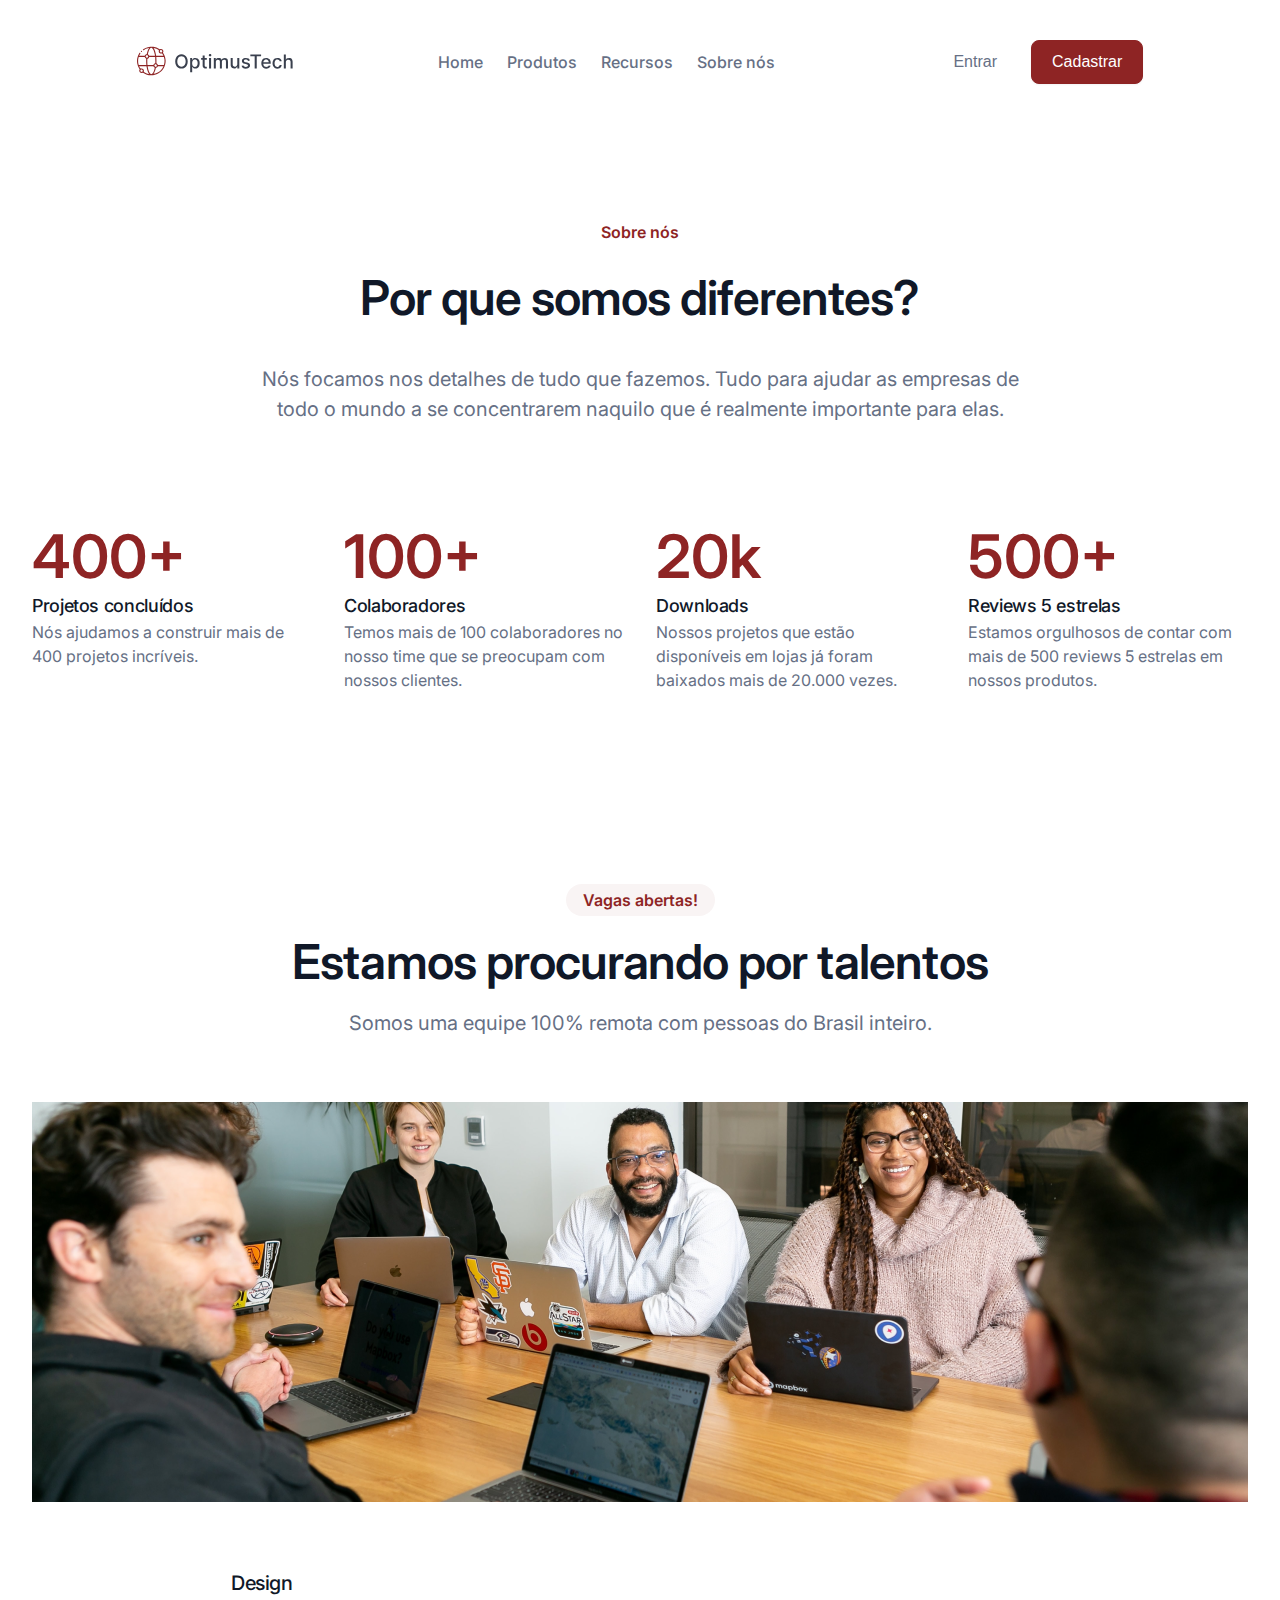
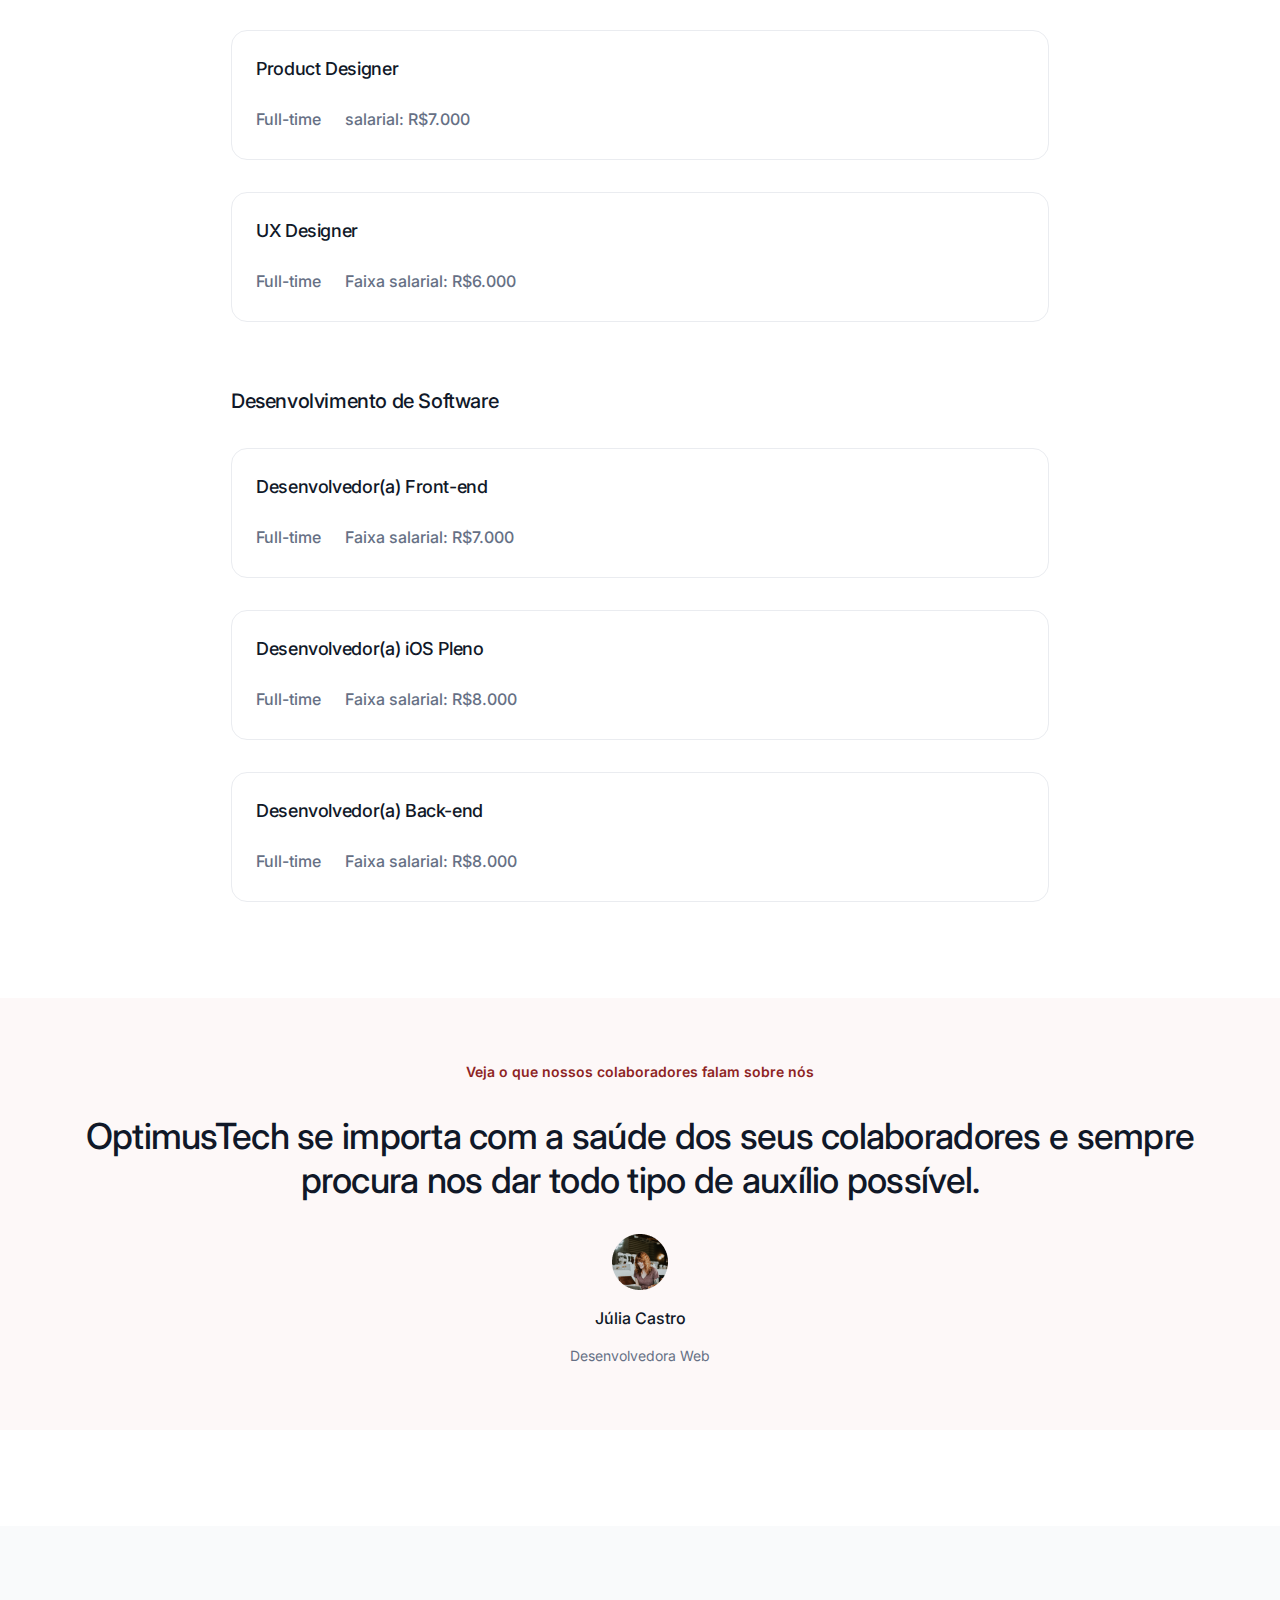
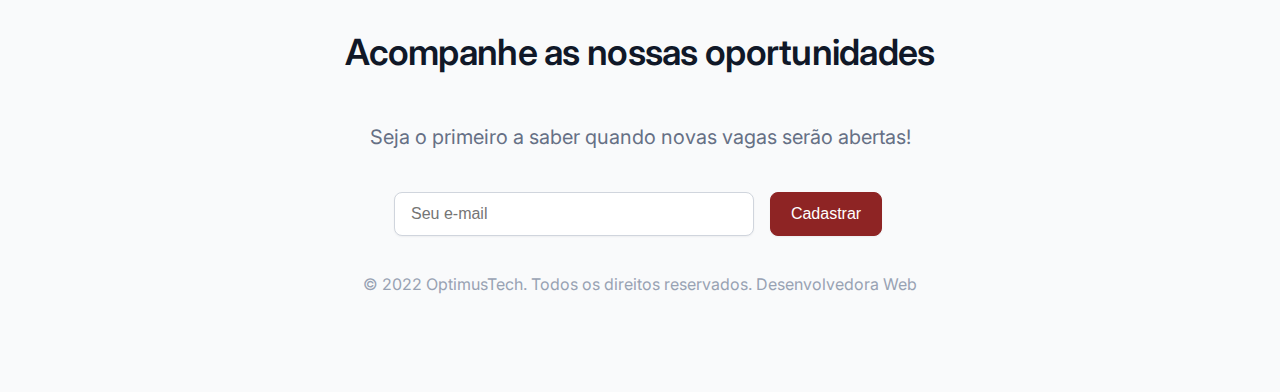
<file: html-css-7days/index.html>
<!DOCTYPE html>
<html lang="pt-br">

<head>
    <meta charset="UTF-8">
    <meta http-equiv="X-UA-Compatible" content="IE=edge">
    <meta name="viewport" content="width=device-width, initial-scale=1.0">

    <link rel="stylesheet" href="assets/css/base/style.css">
    <link rel="stylesheet" href="assets/css/components/botao.css">
    <link rel="stylesheet" href="assets/css/components/cabecalho.css">
    <link rel="stylesheet" href="assets/css/components/sobre.css">
    <link rel="stylesheet" href="assets/css/components/metrica.css">
    <link rel="stylesheet" href="assets/css/components/vagas.css">
    <link rel="stylesheet" href="assets/css/components/depoimentos.css">
    <link rel="stylesheet" href="assets/css/components/rodape.css">

    <!-- Projeto 7 Days of Code -->
    <link rel="shortcut icon" href="assets/icon/icon-logo.svg" type="image/x-icon">
    <title>OptimusTech</title>
</head>

<body>
    <header>
        <div class="cabecalho container">
            <h1>
                <a href="#">
                    <img src="assets/icon/logo-page-header.svg" alt="Logo da OptimusTech" class="cabecalho__imagem">
                </a>
            </h1>

            <nav class="cabecalho__menu-nav">
                <ul class="cabecalho__menu-lista">
                    <li class="cabecalho__menu-item">
                        <a href="#" class="cabecalho__menu--link">Home</a>
                    </li>
                    <li class="cabecalho__menu-item">
                        <a href="#" class="cabecalho__menu--link">Produtos</a>
                    </li>
                    <li class="cabecalho__menu-item">
                        <a href="#" class="cabecalho__menu--link">Recursos</a>
                    </li>
                    <li class="cabecalho__menu-item">
                        <a href="#" class="cabecalho__menu--link">Sobre nós</a>
                    </li>
                </ul>
            </nav>

            <div class="cabecalho__botao">
                <button class="botao botao--alternativo">Entrar</button>
                <button class="botao">Cadastrar</button>
            </div>
        </div>

    </header>
    <main>
        <section class="sobre container">
            <span class="titulo__sub-titulo">Sobre nós</span>
            <div>
                <h2 class="titulo__destaque">Por que somos diferentes?</h2>
            </div>
            <p class="sobre__texto texto">
                Nós focamos nos detalhes de tudo que fazemos. Tudo para ajudar as empresas de todo o mundo a se
                concentrarem naquilo que é realmente importante para elas.

            </p>
        </section>

        <section class="metrica container">
            <article class="metrica__conteudo">
                <div class="metrica__conteudo-item">
                    <span class="titulo__sub-titulo metrica__titulo-destaque">400+</span>
                    <h2 class="titulo__destaque metrica__titulo-subtitulo">Projetos concluídos</h2>
                    <p class="metrica--texto">Nós ajudamos a construir mais de 400 projetos incríveis.</p>
                </div>
                <div class="metrica__conteudo-item">
                    <span class="titulo__sub-titulo metrica__titulo-destaque">100+</span>
                    <h2 class="titulo__destaque metrica__titulo-subtitulo">Colaboradores</h2>
                    <p class="metrica--texto">Temos mais de 100 colaboradores no nosso time que se preocupam com nossos
                        clientes.</p>
                </div>
                <div class="metrica__conteudo-item">
                    <span class="titulo__sub-titulo metrica__titulo-destaque">20k</span>
                    <h2 class="titulo__destaque metrica__titulo-subtitulo">Downloads</h2>
                    <p class="metrica--texto">Nossos projetos que estão disponíveis em lojas já foram baixados mais de
                        20.000 vezes.</p>
                </div>
                <div class="metrica__conteudo-item">
                    <span class="titulo__sub-titulo metrica__titulo-destaque">500+</span>
                    <h2 class="titulo__destaque metrica__titulo-subtitulo">Reviews 5 estrelas</h2>
                    <p class="metrica--texto">Estamos orgulhosos de contar com mais de 500 reviews 5 estrelas em nossos
                        produtos.</p>
                </div>

            </article>

        </section>

        <section class="vagas container">
            <article class="vagas-alinha-centro vaga-container">
                <div class="vagas__talentos">
                    <span class="vagas-borda titulo__sub-titulo">Vagas abertas!</span>
                    <h2 class="titulo__destaque">Estamos procurando por talentos</h2>
                    <p class="texto">Somos uma equipe 100% remota com pessoas do Brasil inteiro.</p>

                </div>
                <img src="assets/img/banner-main.png" alt="Pessoas se reunindo em uma reunião de trabalho"
                    class="vagas-imagem" />
            </article>

            <article class="vagas__abertas">
                <div class="vagas-alinhamento">
                    <h2 class="titulo__destaque vagas-titulo">Design</h2>

                    <div class="vagas__abertas-container">
                        <span class="vagas-subtitulo titulo__destaque">Product Designer</span>
                        <div class="vagas__informacoes">
                            <span class="vagas-texto">Full-time</span>
                            <span class="vagas-texto">salarial: R$7.000</span>
                        </div>
                    </div>
                    <div class="vagas__abertas-container">
                        <span class="vagas-subtitulo titulo__destaque">UX Designer</span>
                        <div class="vagas__informacoes">
                            <span class="vagas-texto">Full-time</span>
                            <span class="vagas-texto">Faixa salarial: R$6.000</span>
                        </div>
                    </div>

                </div>
                <div class="vagas-alinhamento">
                    <h2 class="titulo__destaque vagas-titulo">Desenvolvimento de Software</h2>
                    <div class="vagas__abertas-container">
                        <span class="vagas-subtitulo titulo__destaque">Desenvolvedor(a) Front-end</span>
                        <div class="vagas__informacoes">
                            <span class="vagas-texto">Full-time</span>
                            <span class="vagas-texto">Faixa salarial: R$7.000</span>
                        </div>
                    </div>
                    <div class="vagas__abertas-container">
                        <span class="vagas-subtitulo titulo__destaque">Desenvolvedor(a) iOS Pleno</span>
                        <div class="vagas__informacoes">
                            <span class="vagas-texto">Full-time</span>
                            <span class="vagas-texto">Faixa salarial: R$8.000</span>
                        </div>
                    </div>
                    <div class="vagas__abertas-container">
                        <span class="vagas-subtitulo titulo__destaque">Desenvolvedor(a) Back-end</span>
                        <div class="vagas__informacoes">
                            <span class="vagas-texto">Full-time</span>
                            <span class="vagas-texto">Faixa salarial: R$8.000</span>
                        </div>
                    </div>

                </div>
            </article>

        </section>

        <section class="depoimentos container">
            <article class="depoimentos__conteudo">
                <span class="titulo__sub-titulo depoimentos-subtitulo">
                    Veja o que nossos colaboradores falam sobre nós
                </span>
                <h2 class="titulo__destaque depoimentos-titulo">
                    OptimusTech se importa com a saúde dos seus colaboradores e sempre procura nos
                    dar todo tipo de auxílio possível.
                </h2>
                <p class="depoimentos__titulo-name depoimentos__titulo-imagem">
                    Júlia Castro
                    <span class="depoimentos-texto">Desenvolvedora Web</span>
                </p>

            </article>

        </section>

    </main>
    <footer>
        <section class="rodape container">
            <div class="rodape-container">
                <h2 class="rodape-titulo titulo__destaque">Acompanhe as nossas oportunidades</h2> 
    
                <p class="texto">Seja o primeiro a saber quando novas vagas serão abertas!</p>
    
                <form class="rodape__formulario">
                    <input class="rodape__input" placeholder="Seu e-mail" aria-label="Seu e-mail">
                    <button class="botao rodape--botao">Cadastrar</button>
                </form>

            </div>
        </section>

        <p class="rodape-text-copyright">
            &copy; 2022 OptimusTech. Todos os direitos reservados.
            Desenvolvedora Web
        </p>
        
    </footer>

</body>

</html>
</file>
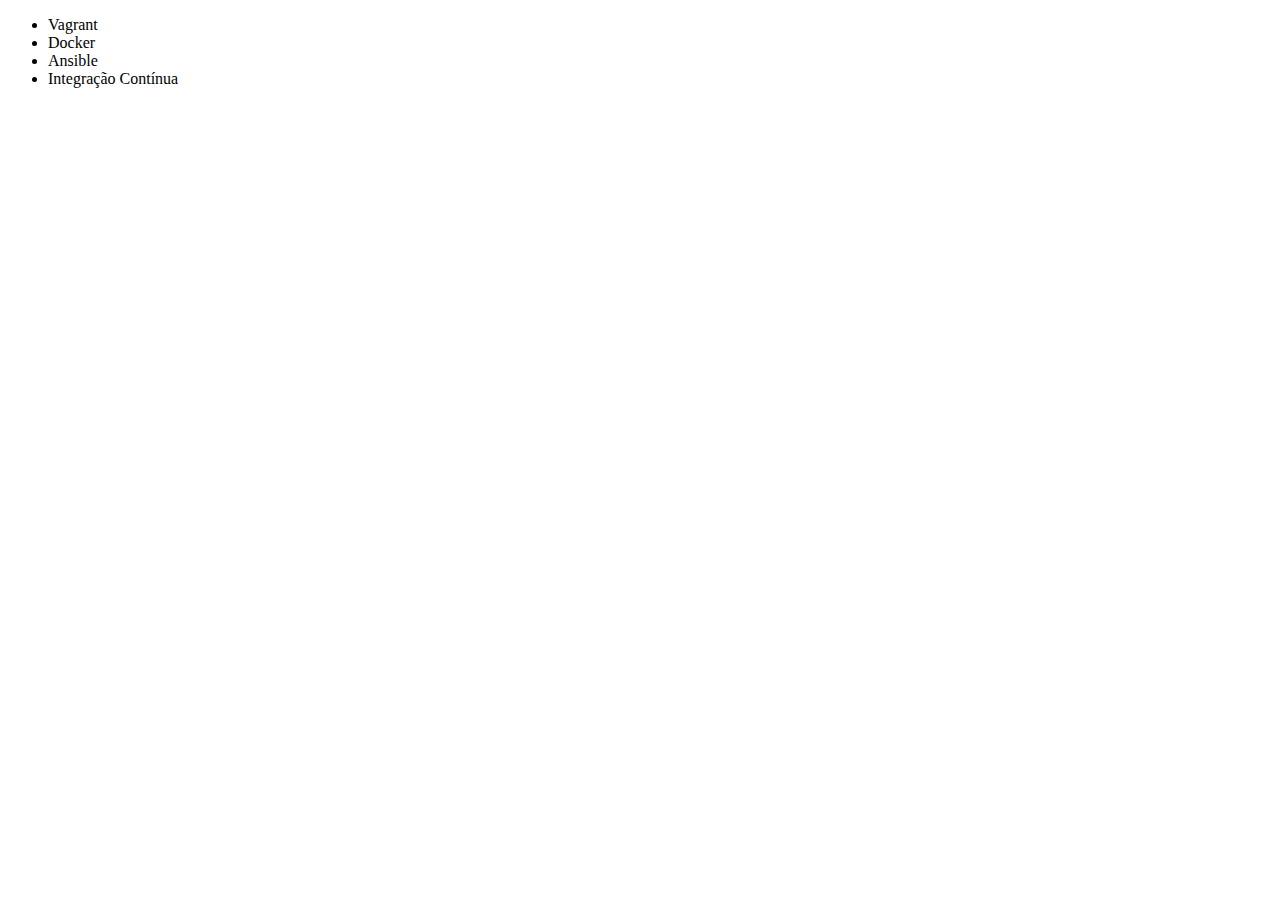
<file: js-7days/github/index.html>
<!DOCTYPE html>
<html lang="pt-br">
<head>
    <meta charset="UTF-8">
    <title>Cursos da Alura</title>
</head>
<body>
    <ul>
        <li>Vagrant</li>
        <li>Docker</li>
        <li>Ansible</li>
        <li>Integração Contínua</li>
    </ul>
</body>
</html>
</file>
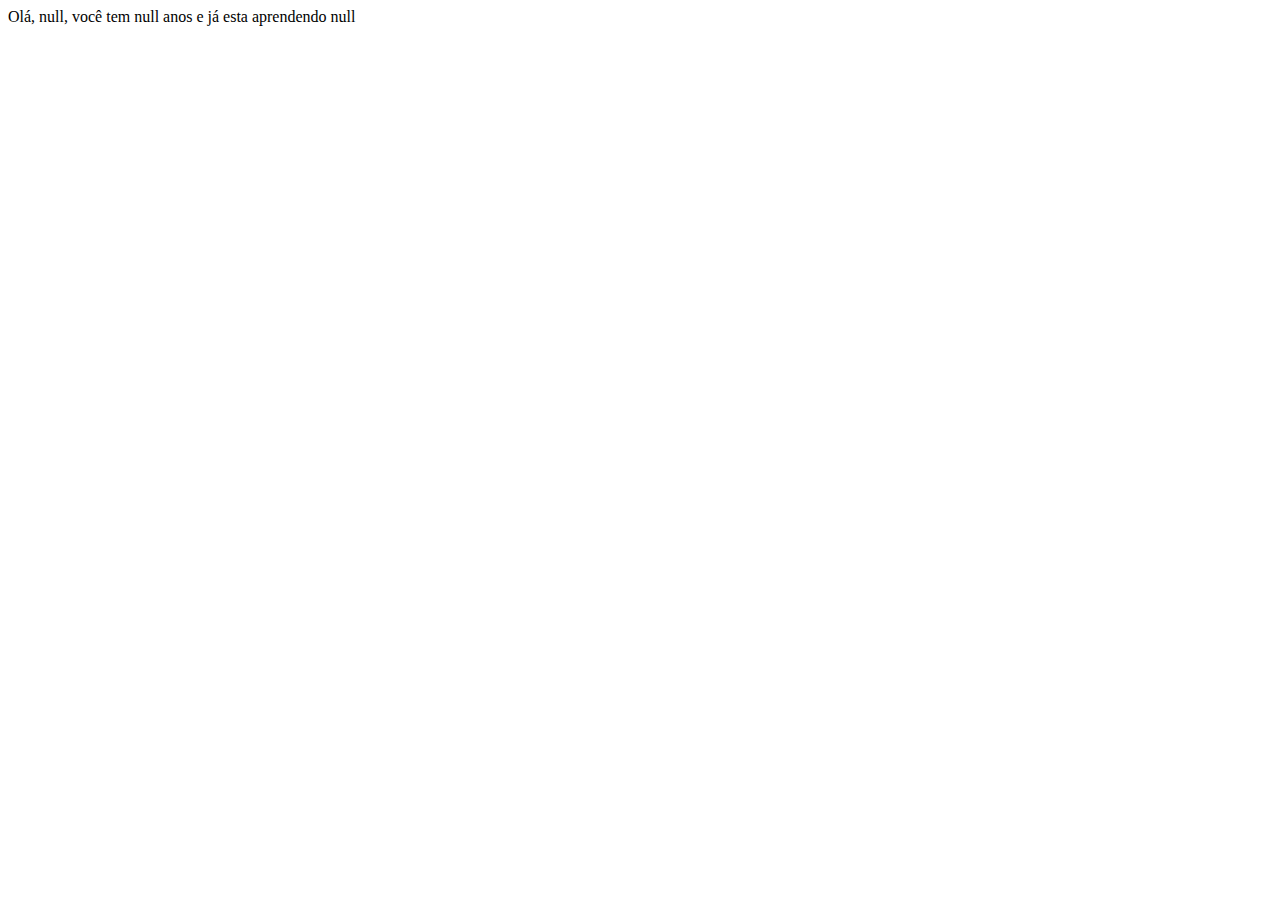
<file: js-7days/teste.html>
<!DOCTYPE html>
<html lang="en">
<head>
    <meta charset="UTF-8">
    <meta http-equiv="X-UA-Compatible" content="IE=edge">
    <meta name="viewport" content="width=device-width, initial-scale=1.0">
    <title>Document</title>
</head>
<body>
    <script src="recebe-iformacao.js"></script>
</body>
</html>
</file>
<file: html-css-7days/assets/css/components/botao.css>
.botao {
    display: flex;
    flex-direction: row;
    justify-content: center;
    align-items: center;
    padding: .625rem 1.125rem;
    
    width: 112px;
    height: 44px;
    
    font-size: inherit;
    font-weight: var(--peso-medio);
    line-height: 1.5rem;
    
    color: var(--cor-branco);
    background: var(--cor-destaque);
    
    border: 1px solid var(--cor-destaque);
    
    box-shadow: 0px 1px 2px rgba(16, 24, 40, 0.05);
    border-radius: 8px;
    
    box-sizing: border-box;

    cursor: pointer;
}

.botao--alternativo {
    background: none;
    border: none;

    box-shadow: none;
    border-radius: none;

    color: inherit;
}
</file>
<file: html-css-7days/assets/css/components/cabecalho.css>
.cabecalho {
    display: flex;
    flex-direction: row;
    justify-content: space-evenly;
    align-items: center;

    padding: 2.5rem 1rem;
}

.cabecalho__imagem {
    width: 9.8rem;
    height: 2rem;

    cursor: pointer;
}

.cabecalho__menu-nav {
    width: 30vw;
}

.cabecalho__menu-lista {
    display: flex;
    justify-content: space-evenly;

    list-style: none;
}

.cabecalho__menu-item {
    padding: .25rem 0;
}

.cabecalho__menu--link{
    text-decoration: none;
    color: inherit;

    font-weight: var(--peso-medio);
}

.cabecalho__botao {
    display: flex;
    align-items: center;
}
</file>
<file: html-css-7days/assets/css/components/sobre.css>
.sobre {
    display: flex;
    flex-direction: column;
    align-items: center;
    padding: 6rem 0;
    gap: 1.5rem;
}

.sobre__texto {
    max-width: 49.5rem;

    text-align: center;

    padding: .75rem 0 0;
}
</file>
<file: html-css-7days/assets/css/components/metrica.css>
.metrica {
    padding: 0 0 6rem;
}

.metrica__conteudo {
    display: grid;
    grid-template-columns: repeat(4, 1fr);

    padding: 0px 2rem;
    gap: 2rem;
}

.metrica__conteudo-item {
    padding: 0;
    gap: 1.375rem;
}

.metrica__titulo-destaque {
    font-size: 3.75rem;
    line-height: 4.5rem;
}

.metrica__titulo-subtitulo {
    font-weight: var(--peso-medio);
    font-size: 1.125rem;
    line-height: 1.75rem;
}

.metrica--texto {
    font-size: 1rem;
    line-height: 1.5rem;
}
</file>
<file: html-css-7days/assets/css/components/vagas.css>
.vagas {
    display: flex;
    flex-direction: column;
    align-items: center;

    padding: 6rem 0;
    gap: 4rem;
}

.vagas-alinha-centro {
    text-align: center;
}

.vaga-container {
    gap: 1.25rem;
}

.vagas-borda {
    padding: .25rem .75rem;

    background: rgba(142, 36, 36, 0.05);
    border-radius: 16px;

    width: 125px;
}

.vagas__talentos {
    display: flex;
    flex-direction: column;

    justify-content: center;
    align-items: center;

    padding: 0 2rem;
    gap: 1rem;
}

.vagas-imagem {
    padding-top: 4rem;
}

/*  Sessão anúncios de vagas  */

.vagas__abertas {
    display: flex;
    flex-direction: column;

    align-items: center;

    padding: 0 2rem;
    gap: 4rem;
}

.vagas-alinhamento {
    display: flex;
    flex-direction: column;
    align-items: center;

    padding: 0;
    gap: 2rem;

    min-width: 768px;
}

.vagas__abertas-container {
    display: flex;
    flex-direction: column;
    align-items: flex-start;

    padding: 1.5rem 1.5rem 1.75rem;
    gap: 1.5rem;

    border: 1px solid #EAECF0;
    border-radius: 16px;

    min-width: 768px;
}

.vagas__informacoes {
    display: flex;
    flex-direction: row;
    align-items: center;

    gap: 1.5rem;
}

/* Titulos e texto da sessão */
.vagas-titulo {
    font-weight: var(--peso-medio);
    font-size: 1.25rem;
    line-height: 1.875rem;

    align-self: flex-start;
}


.vagas-subtitulo {
    font-weight: var(--peso-medio);
    font-size: 1.125rem;
    line-height: 1.75rem;
}

.vagas-texto {
    font-weight: var(--peso-medio);
    font-size: 1rem;
    line-height: 1.5rem;

    gap: .5rem;
}
</file>
<file: html-css-7days/assets/css/components/depoimentos.css>
.depoimentos {
    display: flex;
    flex-direction: column;
    justify-content: center;
    align-items: center;
    padding: 0 0 6rem;
}

.depoimentos__conteudo {
    display: flex;
    flex-direction: column;
    align-items: center;

    padding: 4rem;
    gap: 2rem;

    min-width: 1216px;
    width: auto;

    background: rgba(196, 25, 25, 0.03);
    border-radius: 16px;
}

.depoimentos__titulo-imagem {
    display: flex;
    flex-direction: column;
    text-align: center;

    align-items: center;

    gap: 1rem;
}

.depoimentos__titulo-imagem::before {
    content: "";

    display: block;

    height: 56px;
    width: 56px;

    background-position: center;
    background-repeat: no-repeat;
    background-size: contain;
    background-image: url(../../img/Avatar.png);
}

/* Textos da Sessão de Depoimentos */
.depoimentos-titulo {
    font-weight: var(--peso-medio);
    font-size: 2.25rem;
    line-height: 2.75rem;

    text-align: center;
    letter-spacing: -0.02em;
}

.depoimentos-subtitulo {
    font-size: .875rem;
    line-height: 1.25rem;

    text-align: center;
}

.depoimentos__titulo-name {
    font-weight: var(--peso-medio);
    font-size: 1rem;
    line-height: 1.5rem;

    color: var(--cor-titulos);
}

.depoimentos-texto {
    font-weight: var(--peso-baixo);
    font-size: .875rem;
    line-height: 1.25rem;

    color: var(--cor-texto);
}
</file>
<file: html-css-7days/assets/css/components/rodape.css>
.rodape {
    display: flex;
    flex-direction: column;

    align-items: center;

    gap: 1.25rem;
}

.rodape-container {
    display: flex;
    flex-direction: column;

    align-items: center;

    padding: 0 2rem;
    gap: 2.5rem;
}

.rodape__formulario {
    display: flex;
    flex-direction: row;
    align-items: flex-start;

    padding: 0;
    gap: 1rem;

    min-width: 492px;
    min-height: 48px;
}

.rodape__input {
    box-sizing: border-box;

    display: flex;
    flex-direction: row;
    align-items: center;

    padding: .75rem .875rem .75rem 1rem;
    gap: .5rem;
    
    font-size: 1rem;
    color: var(--cor-texto);

    background: #FFFFFF;
    box-shadow: 0px 1px 2px rgba(16, 24, 40, 0.05);

    border: 1px solid #D0D5DD;
    border-radius: 8px;

    min-width: 360px;
}

.rodape--botao {
    padding: .75rem 1.25rem;
}

/* ====== "Configuração" de titulo e texto ====== */
.rodape-titulo {
    font-size: 2.25rem;
}

.rodape-text-copyright {
    line-height: 1.5rem;

    color: var(--cor-rodape-copyright);
}
</file>
<file: html-css-7days/assets/css/base/style.css>
@import url('https://fonts.googleapis.com/css2?family=Inter:wght@400;500;600&display=swap');
@import url(_reset.css);
@import url(_variaveis.css);

body {
    font-family: var(--fonte-texto);
    font-weight: var(--peso-baixo);
    font-size: 1rem;
    font-style: normal;

    color: var(--cor-texto);
    background: var(--cor-main-fundo);

    width: 100%;
    height: 100vh;
}

footer {
    display: flex;
    flex-direction: column;
    align-items: center;
    padding: 96px 0px;
    gap: 32px;

    background-color: var(--cor-footer);
}

.container {
    max-width: 1440px;
    width: auto;

    margin-left: auto;
    margin-right: auto;
}

.titulo__destaque {
    font-weight: var(--peso-alto);
    font-size: 3rem;
    line-height: 3.75rem;

    letter-spacing: -0.02em;

    color: var(--cor-titulos);
}

.titulo__sub-titulo {
    font-weight: var(--peso-alto);
    font-size: inherit;
    line-height: 1.5rem;

    color: var(--cor-destaque);
}

.texto {
    font-size: 1.25rem;
    line-height: 1.875rem;
}
</file>
